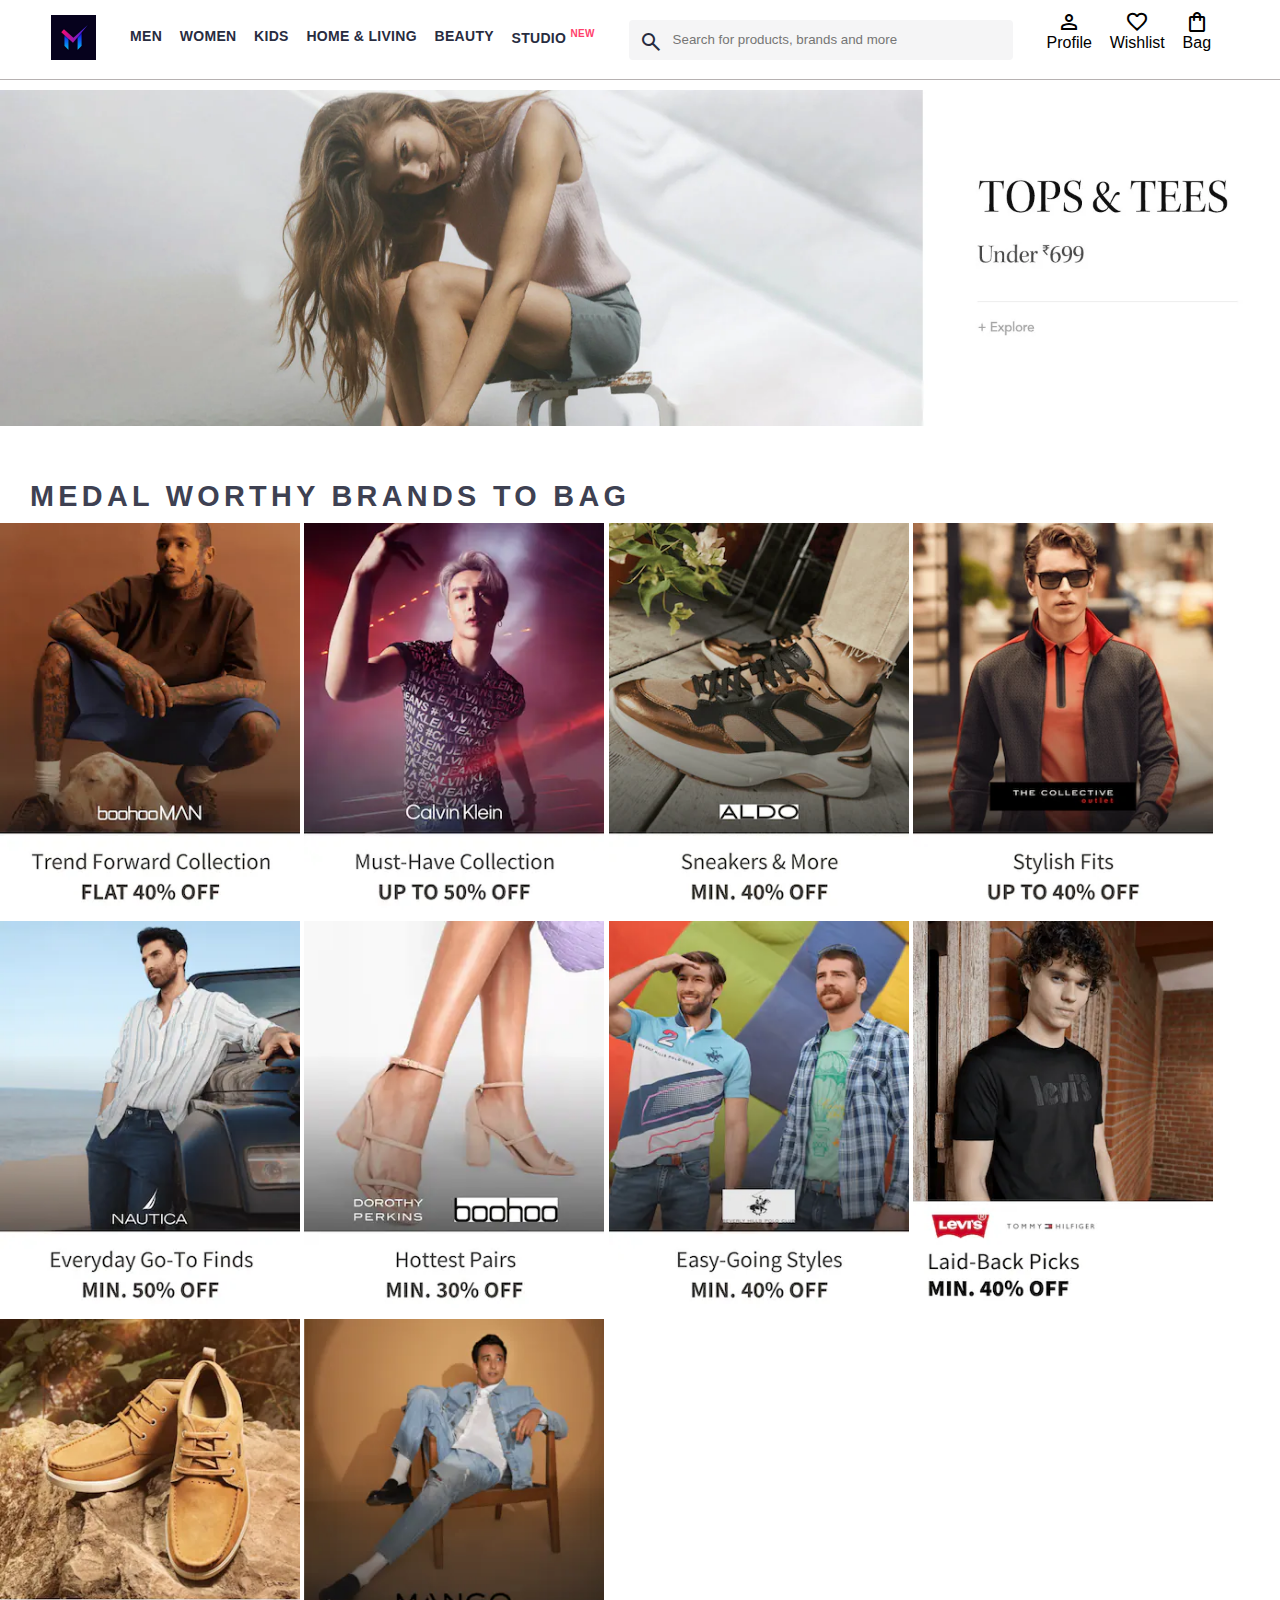
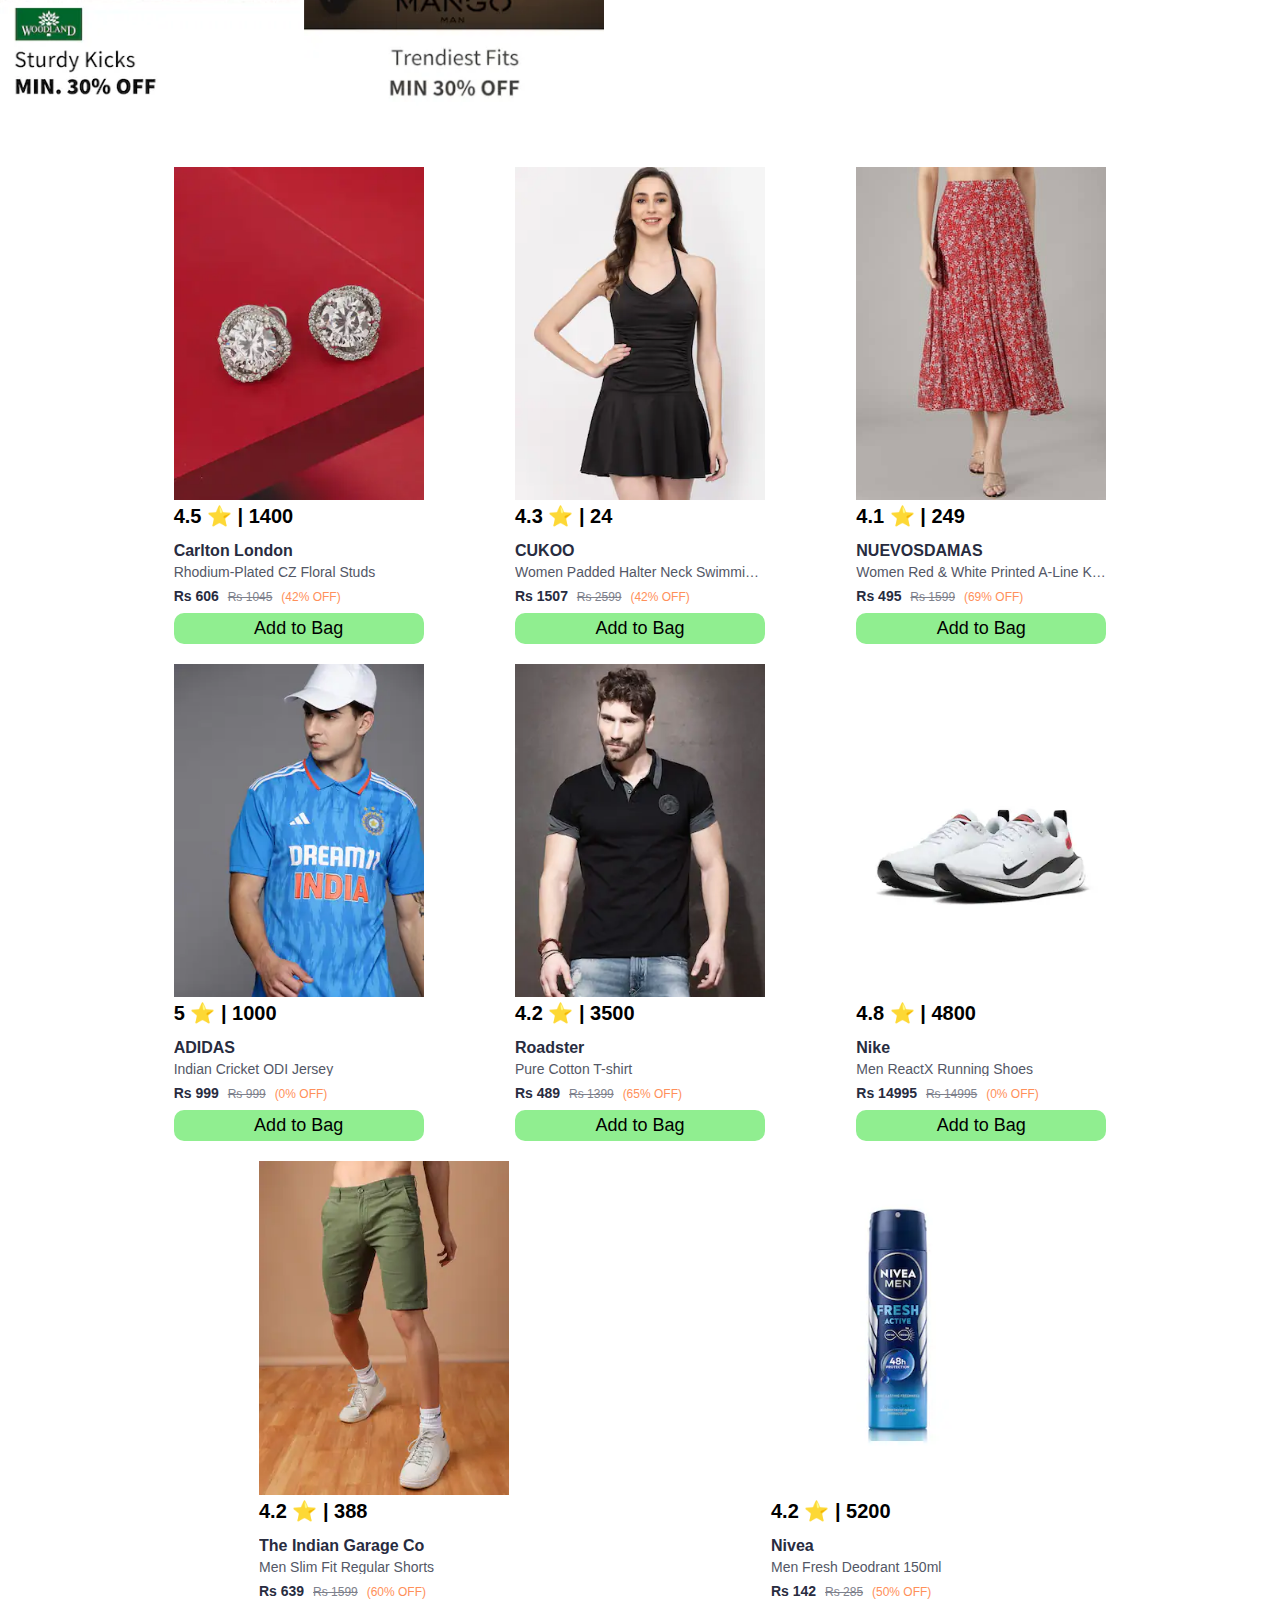
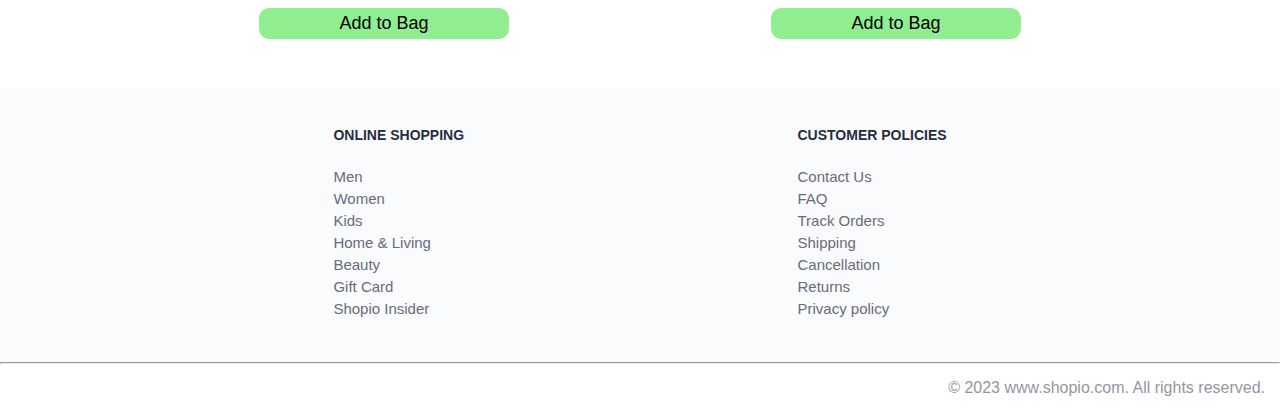
<file: SHOPIO/index.html>
<!DOCTYPE html>
<html lang="en">
<head>
    <title>Shopio</title>
    <link rel="stylesheet" href="css/index.css">
    <link rel="stylesheet" href="https://fonts.googleapis.com/css2?family=Material+Symbols+Outlined:opsz,wght,FILL,GRAD@20..48,100..700,0..1,-50..200" />
    <link rel="shortcut icon" type="image/jpg" href="images/shopping-cart.png"/>
</head>
<body>
    <header>
        <div class="logo_container">
            <a href="#"><img class="shopio_home" src="images/logo/M-logo-banner.jpg" alt="Website-logo"></a>
        </div>
        <nav class="nav_bar">
            <a href="#">Men</a>
            <a href="#">Women</a>
            <a href="#">Kids</a>
            <a href="#">Home & Living</a>
            <a href="#">Beauty</a>
            <a href="#">Studio <sup>New</sup></a>
        </nav>
        <div class="search_bar">
            <span class="material-symbols-outlined search_icon">search</span>
            <input class="search_input" placeholder="Search for products, brands and more">
        </div>
        <div class="action_bar">
            <div class="action_container">
                <span class="material-symbols-outlined action_icon">person</span>
                <span class="action_name">Profile</span>
            </div>

            <div class="action_container">
                <span class="material-symbols-outlined action_icon">favorite</span>
                <span class="action_name">Wishlist</span>
            </div>

            <a class="action_container" href="pages/bag.html">
                <span class="material-symbols-outlined action_icon">shopping_bag</span>
                <span class="action_name">Bag</span>
                <span class="bag-item-count">0</span>
            </a>
        </div>
    </header>
    <main>
        <div class="banner_container">
            <img class="banner_image" src="images/banner.jpg" alt="Main banner">
        </div>
        <div class="category_heading">medal worthy brands to bag</div>
        <div class="category_items">
            <a href="#"><img class="sale_item" src="images/offers/1.png" alt=""></a>
            <a href="#"><img class="sale_item" src="images/offers/2.png" alt=""></a>
            <a href="#"><img class="sale_item" src="images/offers/3.png" alt=""></a>
            <a href="#"><img class="sale_item" src="images/offers/4.png" alt=""></a>
            <a href="#"><img class="sale_item" src="images/offers/5.png" alt=""></a>
            <a href="#"><img class="sale_item" src="images/offers/6.png" alt=""></a>
            <a href="#"><img class="sale_item" src="images/offers/7.png" alt=""></a>
            <a href="#"><img class="sale_item" src="images/offers/8.png" alt=""></a>
            <a href="#"><img class="sale_item" src="images/offers/9.png" alt=""></a>
            <a href="#"><img class="sale_item" src="images/offers/12.png" alt=""></a>
        </div>
        <div class="items-container">
          
        </div>

    </main>
    <footer>
        <div class="footer_container">
            <div class="footer_column">
                <h3>ONLINE SHOPPING</h3>
                <a href="#">Men</a>
                <a href="#">Women</a>
                <a href="#">Kids</a>
                <a href="#">Home & Living</a>
                <a href="#">Beauty</a>
                <a href="#">Gift Card</a>
                <a href="#">Shopio Insider</a>
            </div>

            <div class="footer_column">
                <h3>CUSTOMER POLICIES</h3>
                <a href="#">Contact Us</a>
                <a href="#">FAQ</a>
                <a href="#">Track Orders</a>
                <a href="#">Shipping</a>
                <a href="#">Cancellation</a>
                <a href="#">Returns</a>
                <a href="#">Privacy policy</a>
            </div>

        </div>

        <hr>
            <div class="copyright">
               &copy; 2023 www.shopio.com. All rights reserved.
            </div>
    </footer>
    </footer>
    <script src="data/items.js"></script>
    <script src="scripts/index.js"></script>
    <script src="scripts/bag.js"></script>
</body>
</html>
</file>
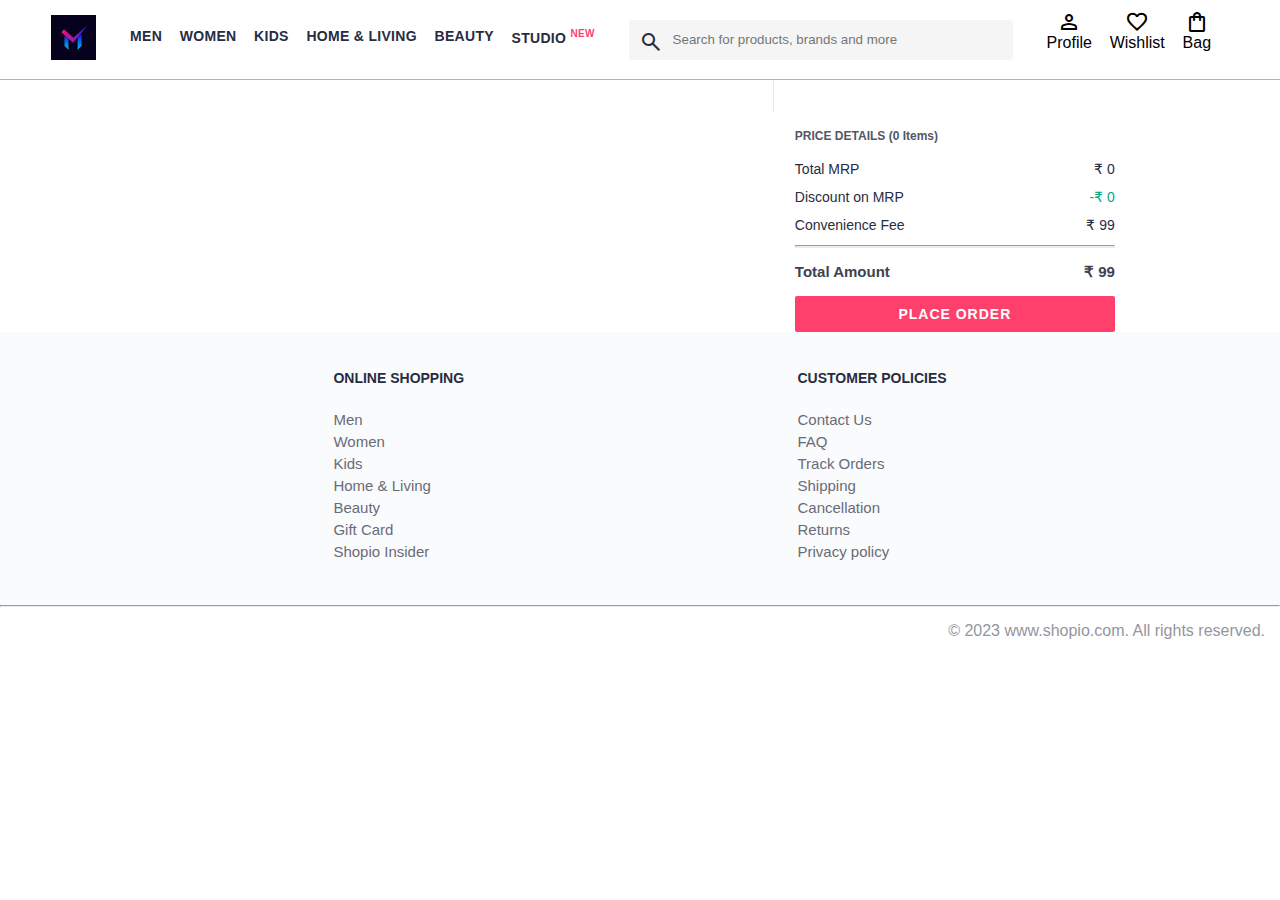
<file: SHOPIO/pages/bag.html>
<!DOCTYPE html>
<html lang="en">
<head>
    <title>Shopio</title>
    <link rel="stylesheet" href="../css/index.css">
    <link rel="stylesheet" href="../css/bag.css">
    <link rel="stylesheet" href="https://fonts.googleapis.com/css2?family=Material+Symbols+Outlined:opsz,wght,FILL,GRAD@20..48,100..700,0..1,-50..200" />
    <link rel="shortcut icon" type="image/jpg" href="../images/shopping-cart.png"/>
</head>
<body>
    <header>
        <div class="logo_container">
            <a href="#"><img class="shopio_home" src="../images/logo/M-logo-banner.jpg" alt="Website-logo"></a>
        </div>
        </div>
        <nav class="nav_bar">
            <a href="#">Men</a>
            <a href="#">Women</a>
            <a href="#">Kids</a>
            <a href="#">Home & Living</a>
            <a href="#">Beauty</a>
            <a href="#">Studio <sup>New</sup></a>
        </nav>
        <div class="search_bar">
            <span class="material-symbols-outlined search_icon">search</span>
            <input class="search_input" placeholder="Search for products, brands and more">
        </div>
        <div class="action_bar">
            <div class="action_container">
                <span class="material-symbols-outlined action_icon">person</span>
                <span class="action_name">Profile</span>
            </div>

            <div class="action_container">
                <span class="material-symbols-outlined action_icon">favorite</span>
                <span class="action_name">Wishlist</span>
            </div>

            <div class="action_container">
                <span class="material-symbols-outlined action_icon">shopping_bag</span>
                <span class="action_name">Bag</span>
                <span class="bag-item-count">0</span>
            </div>
        </div>
    </header>
    <main>
      <div class="bag-page">
        <div class="bag-items-container">
        

        </div>
        <div class="bag-summary">
 
        </div>

      </div>
    </main>
    <footer>
        <div class="footer_container">
            <div class="footer_column">
                <h3>ONLINE SHOPPING</h3>
                <a href="#">Men</a>
                <a href="#">Women</a>
                <a href="#">Kids</a>
                <a href="#">Home & Living</a>
                <a href="#">Beauty</a>
                <a href="#">Gift Card</a>
                <a href="#">Shopio Insider</a>
            </div>

            <div class="footer_column">
                <h3>CUSTOMER POLICIES</h3>
                <a href="#">Contact Us</a>
                <a href="#">FAQ</a>
                <a href="#">Track Orders</a>
                <a href="#">Shipping</a>
                <a href="#">Cancellation</a>
                <a href="#">Returns</a>
                <a href="#">Privacy policy</a>
            </div>

        </div>

        <hr>
            <div class="copyright">
               &copy; 2023 www.shopio.com. All rights reserved.
            </div>
    </footer>
    <script src="../data/items.js"></script>
    <script src="../scripts/index.js"></script>
    <script src="../scripts/bag.js"></script>
</body>
</html>
</file>
<file: SHOPIO/css/index.css>
/***************** Item Page CSS **************************/
/*.action_container {
    text-decoration: none;
}
a.action_container:link {
    color:black;
}
.item-details {
    cursor: pointer;
    width: 250px;
    margin: 10px;
}
.stars {
    font-size: 12px;
    font-weight: 700;
    text-align: left;
}
.company {
    font-size: 18px;
    font-weight: 700;
    line-height: 1;
    color: #282c3f;
    margin-bottom: 6px;
    overflow: hidden;
    text-overflow: ellipsis;
    white-space: nowrap;
    margin-top: 20px;
}
.item-name {
    color: #535766;
    font-size: 16px;
    line-height: 1;
    margin-bottom: 0;
    margin-top: 0;
    overflow: hidden;
    text-overflow: ellipsis;
    white-space: nowrap;
    font-weight: 400;
    display: block;
}
.price-container {
    margin-top: 10px;
}
.current-price {
    font-size: 14px;
    font-weight: 700;
    color: #282c3f;
}
.original-price {
    text-decoration: line-through;
    color: #7e818c;
    font-weight: 400;
    margin-left: 5px;
    font-size: 12px;
}
.discount-percentage {
    color: #ff905a;
    font-weight: 400;
    font-size: 12px;
    margin-left: 5px;
}
.btn-bag {
    background-color: lightgreen;
    border: none;
    padding: 5px 15px;
    border-radius: 10px;
    width: 100%;
    margin-top: 7px;
    font-size: 20px;
    cursor: pointer;
}
.bag-items {
    background-color: #f16565;
    white-space: nowrap;
    text-align: center;
    line-height: 18px;
    padding: 0 6px;
    height: 18px;
    position: relative;
    border-radius: 50%;
    font-size: 12px;
    color: #fff;
    left: 13px;
    top: -44px;
    font-weight: 700;
    cursor: pointer;
}*/

* {
    margin: 0;
    padding: 0;
    font-family: Assistant,-apple-system,BlinkMacSystemFont,Segoe UI,Roboto,Helvetica,Arial,sans-serif;
    box-sizing: border-box;
}
header {
    display: flex;
    background-color: #ffffff;
    height: 80px;
    justify-content: space-between;
    align-items: center;
    border-bottom: 1px solid #b6b1b1;
}
.shopio_home{
    height: 45px;
}
.logo_container {
    margin-left: 4%;
}
.action_bar {
    margin-right: 4%;
}
.nav_bar {
    display: flex;
    min-width: 500px;
    justify-content: space-evenly;
}
.nav_bar a {
    font-size: 14px;
    letter-spacing: .3px;
    color: #282c3f;
    font-weight: 700;
    text-transform: uppercase;
    text-decoration: none;
    padding: 28px 0;
    border-bottom: 5px solid #ffffff;
}
.nav_bar a:hover {
    border-bottom: 4px solid #f54e77;
}

.nav_bar a sup {
    color: #ff3f6c;
    font-size: 10px;
}

.search_bar {
    height: 40px;
    min-width: 200px;
    width: 30%;
    display: flex;
    align-items: center;
}
.search_icon {
    box-sizing: content-box;
    height: 20px;
    padding: 10px;

    background-color: #f5f5f6;
    color: #282c3f;
    font-weight: 300;
    border-radius: 4px 0 0 4px;
}
.search_input {
    color: #696e79;
    background-color: #f5f5f6;
    flex-grow: 1;
    height: 40px;
    border: 0;
    border-radius: 0 4px 4px 0;
}

.action_bar {
    display: flex;
    min-width: 200px;
    justify-content: space-evenly;
}

.action_container {
    display: flex;
    flex-direction: column;
    align-items: center;
}

/* Main section */
.banner_container {
    margin: 40px 0;
}
.banner_image {
    width: 100%;
}

.category_heading {
    text-transform: uppercase;
    color: #3e4152;
    letter-spacing: .15em;
    font-size: 1.8em;
    margin: 50px 0 10px 30px;
    max-height: 5em;
    font-weight: 700;
}

.category-items ,.items-container{
    width: 80%;
    margin: 50px 10%;
    display: flex;
    flex-wrap: wrap;
    justify-content: space-around;    
}

.sale_item {
    width: 300px;
}

.footer_container {
    padding: 38px 0px 40px 0px;
    background: #FAFBFC;
    display: flex;
    justify-content: space-evenly;
}

.footer_column {
    display: flex;
    flex-direction: column;
}

.footer_column h3 {
    color: #282c3f;
    font-size: 14px;
    margin-bottom: 25px;
}

.footer_column a {
    color: #696b79;
    font-size: 15px;
    text-decoration: none;
    padding-bottom: 5px;
}

.copyright {
    color: #94969f;
    text-align: end;
    padding: 15px;
}

.items-container{
    width: 80%;
    margin: 40px 10%;
    /* text-align: center; */
    
}

.item-container{
    width: 250px;
    margin: 10px;
}

.item-image{
    width: 100%;
}

.rating{
    font-size: 20px;
    font-weight: 700;
}

.company-name{
    margin-top: 15px;
    font-size: 16px;
    font-weight: 700;
    line-height: 1;
    color: #282c3f;
    margin-bottom: 6px;
    overflow: hidden;
    text-overflow: ellipsis;
    white-space:nowrap;
}

.item-name{
    color: #535766;
    font-size: 14px;
    line-height: 1;
    margin-top: 0;
    margin-bottom: 0;
    overflow: hidden;
    text-overflow: ellipsis;
    white-space: nowrap;
    font-weight: 400;
    display:block;
}

.price{
    margin-top: 10px;
    font-size: 14px;
    line-height: 15px;
    color:#282c3f;
    white-space: nowrap;
}

.current-price{
    font-size: 14px;
    font-weight: 700;
    color:#282c3f;
}

.original-price{
    text-decoration: line-through;
    color:#7e818c;
    font-weight: 400;
    margin-left: 5px;
    font-size: 12px;
}

.discount{
    color: #ff905a;
    font-weight: 400;
    font-size: 12px;
    margin-left: 5px;

}

.btn-add-bag{
    width: 100%;
    margin-top: 8px;
    font-size: 18px;
    background-color: lightgreen;
    border: none;
    padding: 5px 15px;
    border-radius:10px;
    cursor:pointer;
}

.bag-item-count{
    background-color: #f16565;
    white-space: nowrap;
    text-align: center;
    line-height: 18px;
    padding: 0 6px;
    height: 18px;
    position: relative;
    border-radius: 50%;
    font-size: 12px;
    color:#fff;
    left:13px;
    top:-44px;
    font-weight: 700;
    cursor: pointer;
}

.action_container {
    text-decoration: none;
}
a.action_container:link {
    color:black;
}

.banner_container{
    margin: 10px 0;
}
.banner_image{
width: 100%;
}
</file>
<file: SHOPIO/css/bag.css>
.bag-items-container {
  display: inline-block;
  width: 64%;
  padding-right: 20px;
  border-right: 1px solid #eaeaec;
  padding-top: 32px;
  color: #282c3f;
  font-size: 13px;
  line-height: 1.42857143;
}

.bag-page {
  width: 75%;
  margin-left: 12.5%;
}

.bag-summary {
  vertical-align: top;
  display: inline-block;
  width: 35%;
  padding: 24px 0 0 16px;
  color: #282c3f;
  font-size: 13px;
  line-height: 1.42857143;
}

.bag-details-container {
  margin-bottom: 16px;
}

.price-header {
  font-size: 12px;
  font-weight: 700;
  margin: 24px 0 16px;
  color: #535766;
}

.price-item {
  margin-bottom: 12px;
  line-height: 16px;
  font-size: 14px;
  color: #282c3f;
}

.price-item-value {
  float: right;
}

.priceDetail-base-discount {
  color: #03a685;
}

.price-footer {
  font-weight: 700;
  font-size: 15px;
  padding-top: 16px;
  border-top: 1px solid #eaeaec;
  color: #3e4152;
  line-height: 16px;
}

.btn-place-order {
  width: 100%;
  letter-spacing: 1px;
  font-size: 14px;
  font-weight: 600;
  border-radius: 2px;
  border-width: 0px;
  padding: 10px 16px;
  background-color: rgb(255, 63, 108);
  color: rgb(255, 255, 255);
  cursor: pointer;
}

.bag-item-container {
  margin-bottom: 8px;
  background: #fff;
  font-size: 14px;
  border: 1px solid #eaeaec;
  border-radius: 4px;
  position: relative;
  padding: 12px 12px 0;
}

.item-left-part {
  position: absolute;
  background: rgb(255, 242, 223);
  height: 148px;
  width: 111px;
}

.item-right-part {
  padding-left: 12px;
  position: relative;
  min-height: 148px;
  margin-left: 111px;
  margin-bottom: 12px;
}

.bag-item-img {
  width: 100%;
}

.return-period {
  display: inline-flex;
  font-size: 14px;
  padding-top: 8px;
}

.return-period-days {
  font-weight: 700;
  margin-right: 4px;
}

.delivery-details {
  margin-top: 5px;
  color: #282c3f;
  font-size: 12px;
  letter-spacing: -.1px;
  margin-bottom: 8px;
  line-height: 15px;
}

.delivery-details-days {
  color: #03a685;
}

.remove-from-cart {
  position: absolute;
  font-size: 25px;
  top: 10px;
  right: 18px;
  width: 14px;
  height: 14px;
  cursor: pointer;
}
</file>
